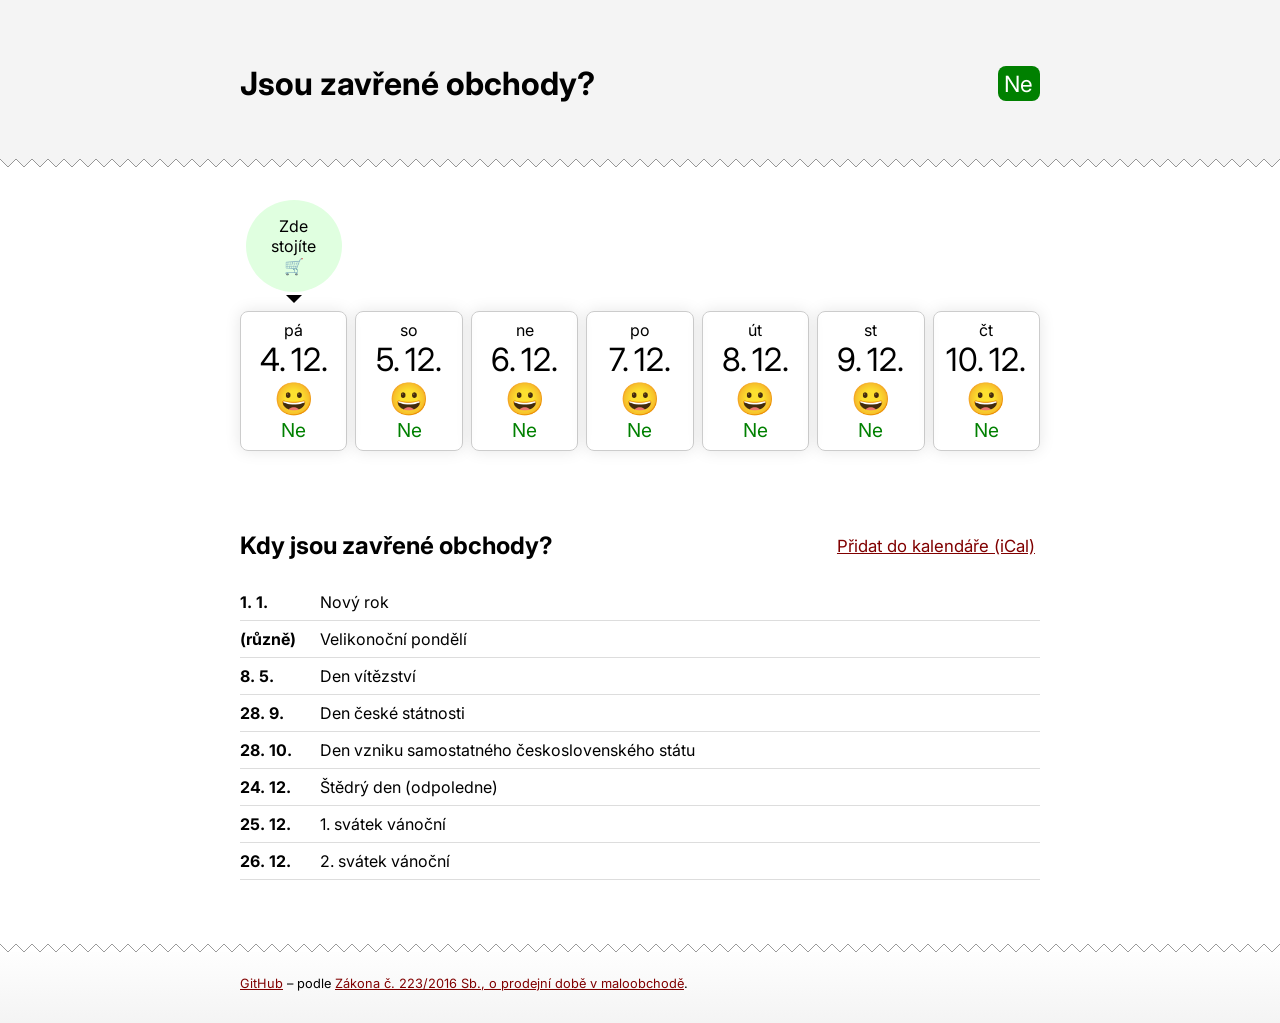
<file: index.html>
<!DOCTYPE html>
<html lang="cs">
<head>
	<meta charset="UTF-8">
	<meta name="viewport" content="width=device-width, initial-scale=1.0">
	<meta name="description" content="Zjistěte, kdy jsou zavřené obchody.">
	<meta http-equiv="Refresh" content="3600"/>
	<script src="main.js"></script>
	<link rel="stylesheet" href="main.css">
	<title>Jsou zavřené obchody?</title>
</head>
<body>
<header>
	<h1>Jsou zavřené obchody?<span></span></h1>
</header>
<main>
	<ul class="calendar"></ul>

	<h2><span>Kdy jsou zavřené obchody?</span><a href="jsou-zavrene-obchody.ics">Přidat do kalendáře (iCal)</a></h2>

	<ul class="schedule">
		<li><em>1. 1.</em> <span>Nový rok</span></li>
		<li><em>(různě)</em> <span>Velikonoční pondělí</span></li>
		<li><em>8. 5.</em> <span>Den vítězství</span></li>
		<li><em>28. 9.</em> <span>Den české státnosti</span></li>
		<li><em>28. 10.</em> <span>Den vzniku samostatného československého státu</span></li>
		<li><em>24. 12.</em> <span>Štědrý den (odpoledne)</span></li>
		<li><em>25. 12.</em> <span>1. svátek vánoční</span></li>
		<li><em>26. 12.</em> <span>2. svátek vánoční</span></li>
	</ul>
</main>
<footer>
	<div><a href="https://github.com/cleverweb-cz/jsou-zavrene-obchody" target="_blank">GitHub</a> – podle <a href="https://www.zakonyprolidi.cz/cs/2016-223" target="_blank">Zákona č. 223/2016 Sb., o prodejní době v maloobchodě</a>.</div>
</footer>
</body>
</html>
</file>
<file: main.css>
@import url('https://fonts.googleapis.com/css2?family=Inter:wght@400;600&display=swap');
* {
	box-sizing: border-box;
	margin: 0;
	padding: 0;
	list-style: none;
	font-style: normal;
}
html {
	background-color: #f4f4f4;
}
body {
	font-family: "Inter", sans-serif;
	font-optical-sizing: auto;
	font-weight: 400;
	font-variation-settings: "wdth" 100;
	-webkit-text-size-adjust: none
}
header, main, footer {
	margin: 0;
	background-color: #fff;
	padding: 2rem 1rem;

	& > * {
		max-width: 800px;
		margin: 0 auto;
	}
}
header {
	background: url("line.svg") repeat-x bottom center/1rem auto, #f4f4f4;
}
footer {
	background: url("line.svg") repeat-x top center/1rem auto, linear-gradient(to bottom, #fff, #f4f4f4);
	font-size: 80%;
}
main {
	padding-top: 9rem;
	padding-bottom: 4rem;
}
h1, h2 {
	margin-bottom: 1em;
}
a {
	color: maroon;

	&:hover {
		color: red;
	}
}
ul.calendar {
	display: grid;
	grid-template-columns: repeat(7, 1fr);
	gap: .5em;
	margin-bottom: 5rem;

	@media (max-width: 750px) {
		grid-template-columns: repeat(3, 1fr);
	}

	& li {
		display: flex;
		flex-direction: column;
		align-items: center;
		justify-content: center;
		border: 1px solid #ccc;
		padding: .5em;
		border-radius: .5rem;
		position: relative;
		box-shadow: 0 0 1em rgba(0, 0, 0, .1);

		&.yes {
			border-color: red;
			background-color: #ffefef;

			& blockquote {
				color: red;
			}
		}

		& * {
			text-align: center;
			margin: 0;
		}

		& > i {
			font-size: 200%;
		}

		& blockquote {
			color: green;
			font-size: 120%;
		}

		& h3 {

			font-size: 200%;
			font-weight: normal;

			& em {
				font-size: 50%;
				font-style: normal;
				font-weight: normal;
			}
		}

	}
}
div.progress {
	position: absolute;
	top: -7em;
	left: 0;
	right: 0;
	bottom: 0;
	display: flex;
	flex-direction: column;
	align-items: center;

	& div {
		flex: 0 0;
	}

	& div:first-child {
		padding: 1em;
		background-color: #e0ffe0;
		border-radius: 50%;
		width: 6em;
		height: 6em;
		display: flex;
		align-items: center;
		justify-content: center;
	}

	& div:last-child {
		flex: 1 0;
		width: 1em;
		margin: .2em 0;
		position: relative;

		&:before {
			content: "";
			position: absolute;
			top: 0;
			left: 50%;
			transform: translateX(-50%);
			width: 0;
			height: 0;
			border-left: 0.5em solid transparent;
			border-right: 0.5em solid transparent;
			border-top: 0.5em solid black;
		}

	}
}
h1, h2 {
	display: flex;
	justify-content: space-between;
	align-items: center;
	margin-top: 1em;

	& > *:last-child {
		font-size: 70%;
		font-weight: normal;
		padding: .2em .3em;
		margin-left: .5em;
		border-radius: .5rem;

		&.yes {
			background-color: red;
			color: white;
		}

		&.no {
			background-color: green;
			color: white;
		}

		&.future {
			background-color: orange;
			color: white;
		}
	}
}
ul.schedule {

	& li {
		border-bottom: 1px solid #ddd;
		padding: .5em 0;
		display: flex;
		justify-content: flex-start;

		& em {
			font-weight: bold;
			flex: 0 0 5em;
		}
	}
}
</file>
